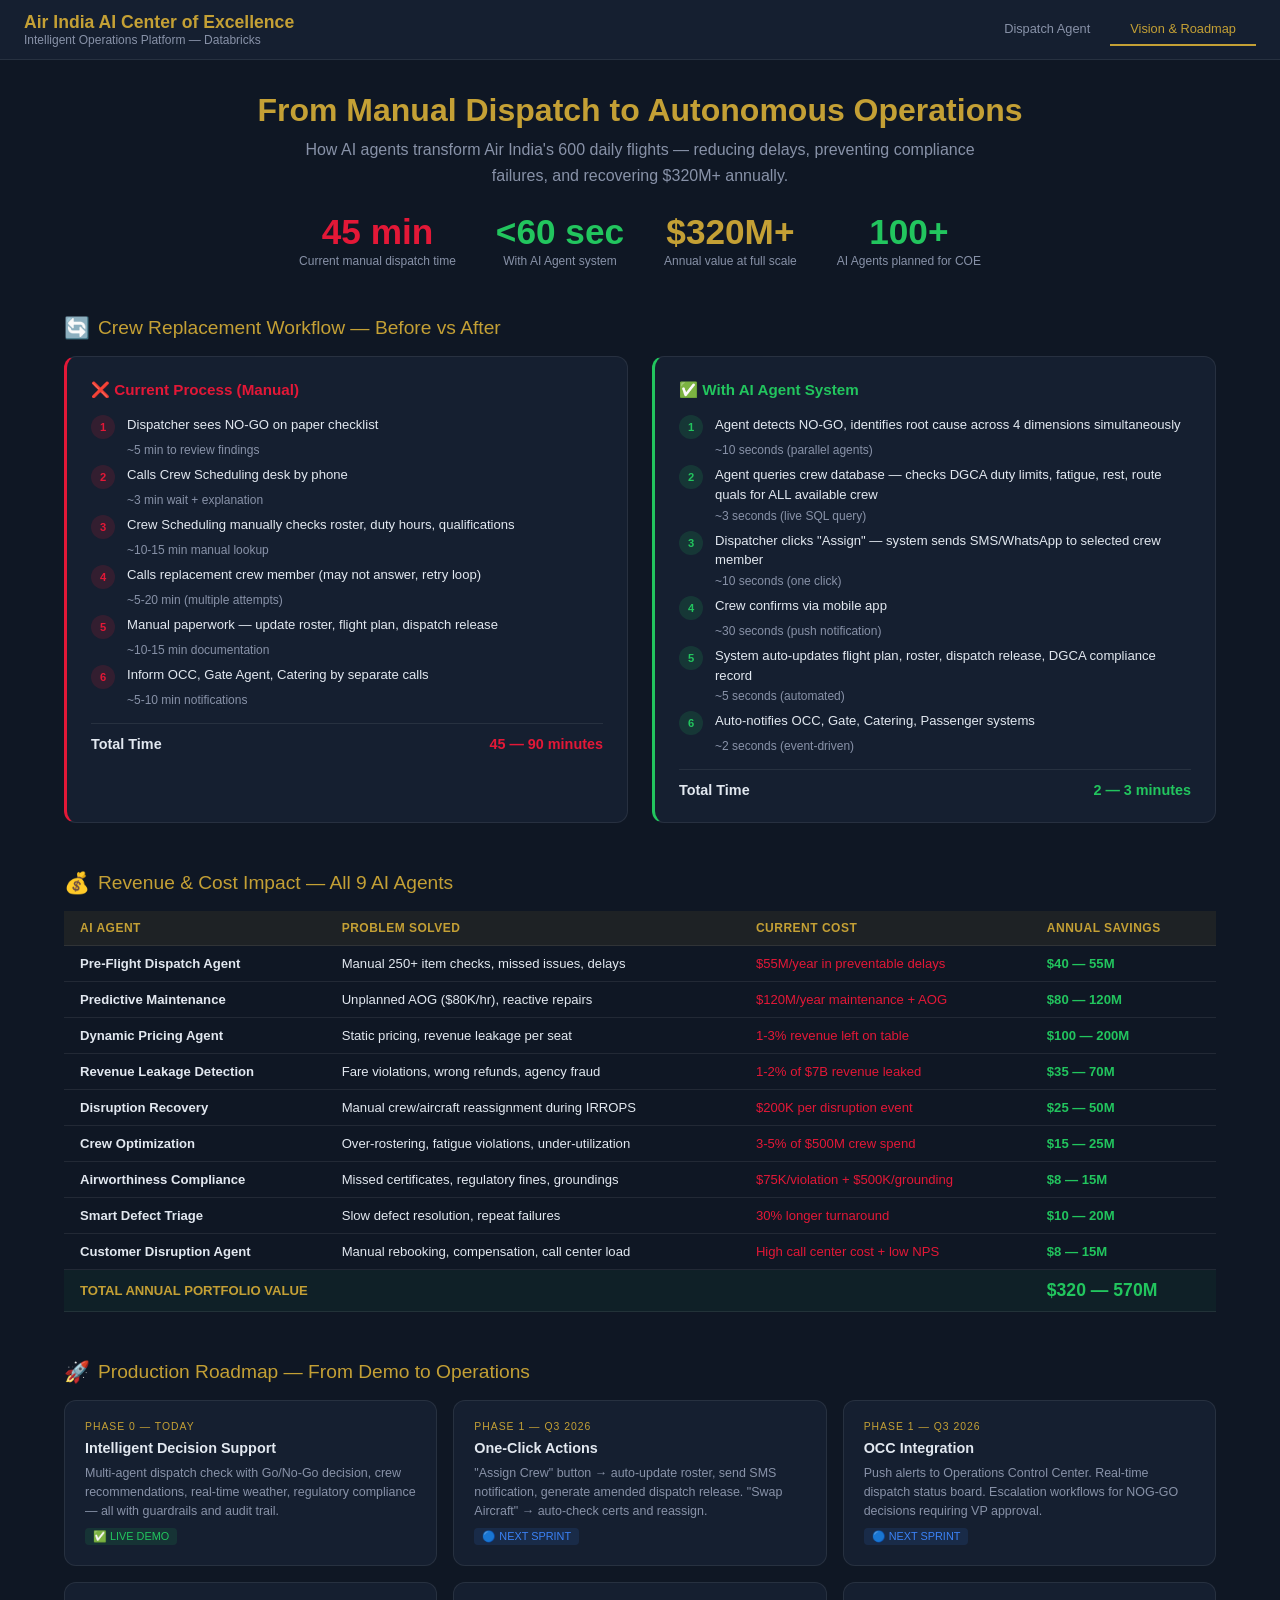
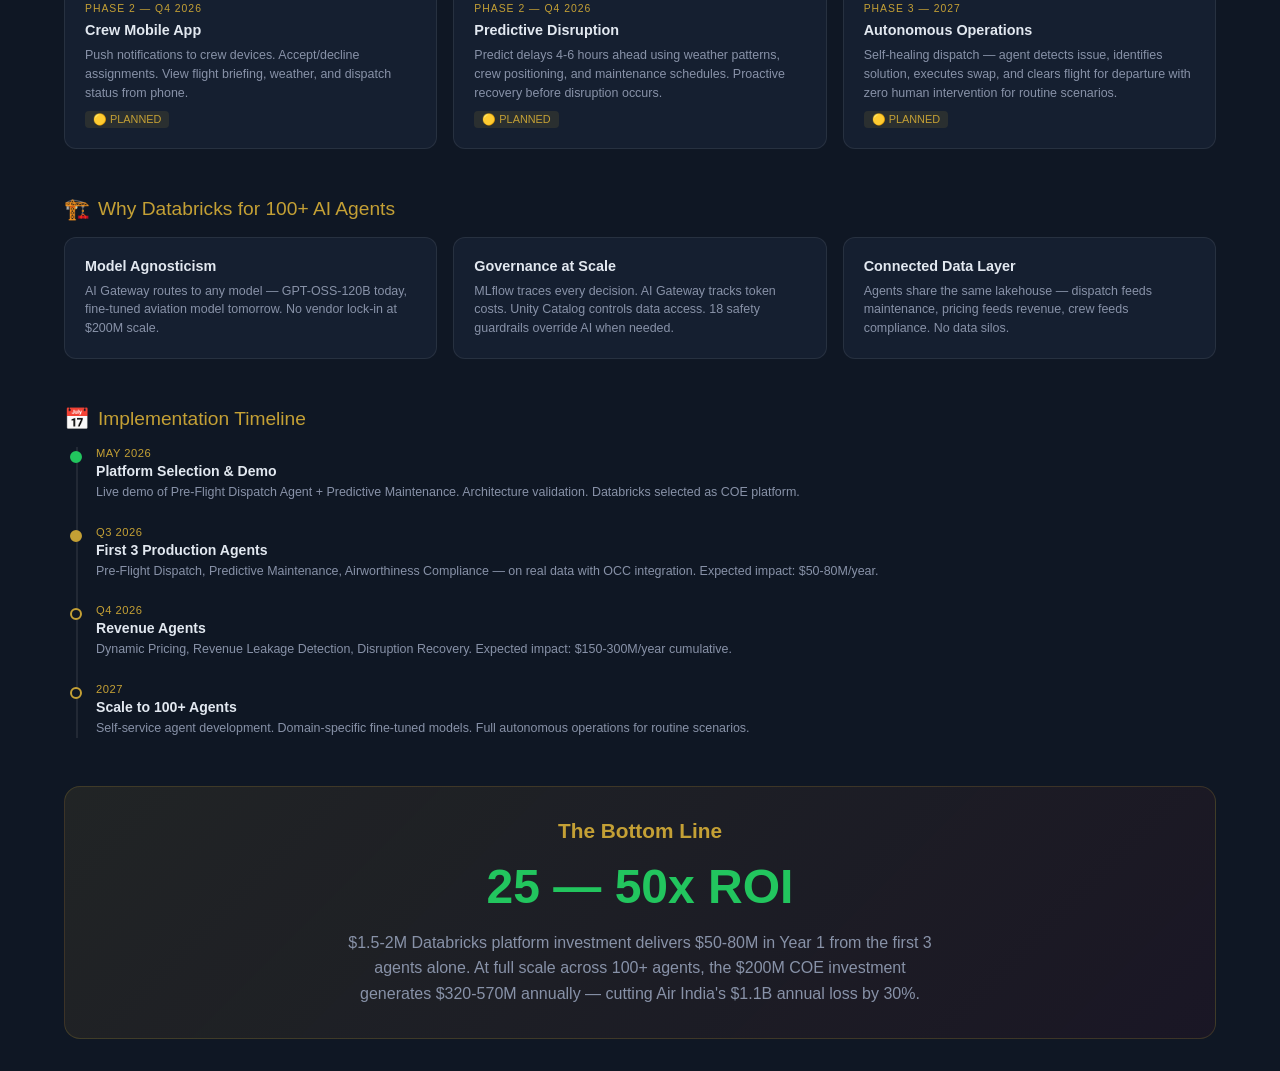
<file: pre-flight-dispatch-v2/static/vision.html>
<!DOCTYPE html>
<html lang="en">
<head>
    <meta charset="UTF-8">
    <meta name="viewport" content="width=device-width, initial-scale=1.0">
    <title>Air India AI COE — Vision & Roadmap</title>
    <style>
        :root {
            --red: #E31837; --gold: #C4A035; --navy: #1B365D;
            --bg: #0f1724; --surface: #151f30; --glass: rgba(255,255,255,0.04);
            --border: rgba(255,255,255,0.08); --text: #e2e8f0; --text-dim: #8892a8;
            --green: #22c55e; --amber: #f59e0b;
        }
        * { margin: 0; padding: 0; box-sizing: border-box; }
        body { font-family: -apple-system, BlinkMacSystemFont, 'Segoe UI', sans-serif; background: var(--bg); color: var(--text); }

        /* Header */
        .header { display: flex; justify-content: space-between; align-items: center; padding: 12px 24px; background: var(--surface); border-bottom: 1px solid var(--border); }
        .header h1 { font-size: 1.1rem; color: var(--gold); }
        .header .subtitle { font-size: 0.75rem; color: var(--text-dim); }
        .tabs { display: flex; gap: 0; }
        .tab { padding: 8px 20px; font-size: 0.8rem; color: var(--text-dim); text-decoration: none; border-bottom: 2px solid transparent; transition: all 0.2s; }
        .tab:hover { color: var(--text); }
        .tab.active { color: var(--gold); border-bottom-color: var(--gold); }

        /* Main content */
        .container { max-width: 1200px; margin: 0 auto; padding: 32px 24px; }

        /* Hero */
        .hero { text-align: center; margin-bottom: 48px; }
        .hero h2 { font-size: 2rem; color: var(--gold); margin-bottom: 8px; }
        .hero p { color: var(--text-dim); font-size: 1rem; max-width: 700px; margin: 0 auto; line-height: 1.6; }
        .hero-stats { display: flex; justify-content: center; gap: 40px; margin-top: 24px; }
        .hero-stat { text-align: center; }
        .hero-stat .num { font-size: 2.2rem; font-weight: 700; color: var(--green); }
        .hero-stat .num.red { color: var(--red); }
        .hero-stat .num.gold { color: var(--gold); }
        .hero-stat .label { font-size: 0.75rem; color: var(--text-dim); margin-top: 2px; }

        /* Section */
        .section { margin-bottom: 48px; }
        .section-title { font-size: 1.2rem; color: var(--gold); margin-bottom: 16px; display: flex; align-items: center; gap: 8px; }
        .section-title .icon { font-size: 1.3rem; }

        /* Workflow comparison */
        .workflow-grid { display: grid; grid-template-columns: 1fr 1fr; gap: 24px; }
        .workflow-card { background: var(--surface); border: 1px solid var(--border); border-radius: 12px; padding: 24px; }
        .workflow-card.before { border-left: 3px solid var(--red); }
        .workflow-card.after { border-left: 3px solid var(--green); }
        .workflow-card h3 { font-size: 0.95rem; margin-bottom: 16px; }
        .workflow-card.before h3 { color: var(--red); }
        .workflow-card.after h3 { color: var(--green); }
        .workflow-step { display: flex; align-items: flex-start; gap: 12px; margin-bottom: 12px; position: relative; }
        .step-num { width: 24px; height: 24px; border-radius: 50%; display: flex; align-items: center; justify-content: center; font-size: 0.7rem; font-weight: 700; flex-shrink: 0; }
        .before .step-num { background: rgba(227,24,55,0.15); color: var(--red); }
        .after .step-num { background: rgba(34,197,94,0.15); color: var(--green); }
        .step-text { font-size: 0.82rem; line-height: 1.5; }
        .step-time { color: var(--text-dim); font-size: 0.75rem; margin-left: 36px; margin-top: -8px; margin-bottom: 8px; }
        .workflow-total { margin-top: 16px; padding-top: 12px; border-top: 1px solid var(--border); font-weight: 600; font-size: 0.9rem; display: flex; justify-content: space-between; }

        /* Action cards */
        .action-grid { display: grid; grid-template-columns: repeat(3, 1fr); gap: 16px; }
        .action-card { background: var(--surface); border: 1px solid var(--border); border-radius: 12px; padding: 20px; transition: transform 0.2s; }
        .action-card:hover { transform: translateY(-2px); }
        .action-card .phase { font-size: 0.65rem; text-transform: uppercase; letter-spacing: 1px; color: var(--gold); margin-bottom: 8px; }
        .action-card h4 { font-size: 0.9rem; margin-bottom: 8px; }
        .action-card p { font-size: 0.78rem; color: var(--text-dim); line-height: 1.5; }
        .action-card .tag { display: inline-block; padding: 2px 8px; border-radius: 4px; font-size: 0.68rem; margin-top: 8px; }
        .tag.ready { background: rgba(34,197,94,0.12); color: var(--green); }
        .tag.next { background: rgba(59,130,246,0.12); color: #3b82f6; }
        .tag.future { background: rgba(196,160,53,0.12); color: var(--gold); }

        /* ROI Table */
        .roi-table { width: 100%; border-collapse: collapse; }
        .roi-table th { text-align: left; padding: 10px 16px; background: rgba(196,160,53,0.08); color: var(--gold); font-size: 0.75rem; text-transform: uppercase; letter-spacing: 0.5px; border-bottom: 1px solid var(--border); }
        .roi-table td { padding: 10px 16px; font-size: 0.82rem; border-bottom: 1px solid var(--border); }
        .roi-table tr:hover td { background: var(--glass); }
        .roi-table .impact { font-weight: 600; color: var(--green); }
        .roi-table .cost { color: var(--red); }

        /* Timeline */
        .timeline { position: relative; padding-left: 32px; }
        .timeline::before { content: ''; position: absolute; left: 12px; top: 0; bottom: 0; width: 2px; background: var(--border); }
        .timeline-item { position: relative; margin-bottom: 24px; }
        .timeline-dot { position: absolute; left: -26px; top: 4px; width: 12px; height: 12px; border-radius: 50%; border: 2px solid var(--gold); background: var(--bg); }
        .timeline-item.done .timeline-dot { background: var(--green); border-color: var(--green); }
        .timeline-item.active .timeline-dot { background: var(--gold); border-color: var(--gold); animation: pulse 2s infinite; }
        @keyframes pulse { 0%,100% { box-shadow: 0 0 0 0 rgba(196,160,53,0.4); } 50% { box-shadow: 0 0 0 8px rgba(196,160,53,0); } }
        .timeline-date { font-size: 0.7rem; color: var(--gold); text-transform: uppercase; letter-spacing: 0.5px; }
        .timeline-content h4 { font-size: 0.88rem; margin: 4px 0; }
        .timeline-content p { font-size: 0.78rem; color: var(--text-dim); line-height: 1.5; }

        /* CTA */
        .cta { background: linear-gradient(135deg, rgba(196,160,53,0.1), rgba(227,24,55,0.05)); border: 1px solid rgba(196,160,53,0.2); border-radius: 16px; padding: 32px; text-align: center; margin-top: 48px; }
        .cta h3 { color: var(--gold); font-size: 1.3rem; margin-bottom: 8px; }
        .cta p { color: var(--text-dim); max-width: 600px; margin: 0 auto; line-height: 1.6; }
        .cta .big-num { font-size: 3rem; font-weight: 800; color: var(--green); margin: 16px 0; }
    </style>
</head>
<body>

<!-- Header with tabs -->
<div class="header">
    <div>
        <h1>Air India AI Center of Excellence</h1>
        <div class="subtitle">Intelligent Operations Platform — Databricks</div>
    </div>
    <div class="tabs">
        <a href="/" class="tab">Dispatch Agent</a>
        <a href="/static/vision.html" class="tab active">Vision & Roadmap</a>
    </div>
</div>

<div class="container">

    <!-- Hero -->
    <div class="hero">
        <h2>From Manual Dispatch to Autonomous Operations</h2>
        <p>How AI agents transform Air India's 600 daily flights — reducing delays, preventing compliance failures, and recovering $320M+ annually.</p>
        <div class="hero-stats">
            <div class="hero-stat"><div class="num red">45 min</div><div class="label">Current manual dispatch time</div></div>
            <div class="hero-stat"><div class="num green">&lt;60 sec</div><div class="label">With AI Agent system</div></div>
            <div class="hero-stat"><div class="num gold">$320M+</div><div class="label">Annual value at full scale</div></div>
            <div class="hero-stat"><div class="num">100+</div><div class="label">AI Agents planned for COE</div></div>
        </div>
    </div>

    <!-- Workflow Comparison -->
    <div class="section">
        <div class="section-title"><span class="icon">🔄</span> Crew Replacement Workflow — Before vs After</div>
        <div class="workflow-grid">
            <div class="workflow-card before">
                <h3>❌ Current Process (Manual)</h3>
                <div class="workflow-step"><div class="step-num">1</div><div class="step-text">Dispatcher sees NO-GO on paper checklist</div></div>
                <div class="step-time">~5 min to review findings</div>
                <div class="workflow-step"><div class="step-num">2</div><div class="step-text">Calls Crew Scheduling desk by phone</div></div>
                <div class="step-time">~3 min wait + explanation</div>
                <div class="workflow-step"><div class="step-num">3</div><div class="step-text">Crew Scheduling manually checks roster, duty hours, qualifications</div></div>
                <div class="step-time">~10-15 min manual lookup</div>
                <div class="workflow-step"><div class="step-num">4</div><div class="step-text">Calls replacement crew member (may not answer, retry loop)</div></div>
                <div class="step-time">~5-20 min (multiple attempts)</div>
                <div class="workflow-step"><div class="step-num">5</div><div class="step-text">Manual paperwork — update roster, flight plan, dispatch release</div></div>
                <div class="step-time">~10-15 min documentation</div>
                <div class="workflow-step"><div class="step-num">6</div><div class="step-text">Inform OCC, Gate Agent, Catering by separate calls</div></div>
                <div class="step-time">~5-10 min notifications</div>
                <div class="workflow-total"><span>Total Time</span><span style="color:var(--red)">45 — 90 minutes</span></div>
            </div>
            <div class="workflow-card after">
                <h3>✅ With AI Agent System</h3>
                <div class="workflow-step"><div class="step-num">1</div><div class="step-text">Agent detects NO-GO, identifies root cause across 4 dimensions simultaneously</div></div>
                <div class="step-time">~10 seconds (parallel agents)</div>
                <div class="workflow-step"><div class="step-num">2</div><div class="step-text">Agent queries crew database — checks DGCA duty limits, fatigue, rest, route quals for ALL available crew</div></div>
                <div class="step-time">~3 seconds (live SQL query)</div>
                <div class="workflow-step"><div class="step-num">3</div><div class="step-text">Dispatcher clicks "Assign" — system sends SMS/WhatsApp to selected crew member</div></div>
                <div class="step-time">~10 seconds (one click)</div>
                <div class="workflow-step"><div class="step-num">4</div><div class="step-text">Crew confirms via mobile app</div></div>
                <div class="step-time">~30 seconds (push notification)</div>
                <div class="workflow-step"><div class="step-num">5</div><div class="step-text">System auto-updates flight plan, roster, dispatch release, DGCA compliance record</div></div>
                <div class="step-time">~5 seconds (automated)</div>
                <div class="workflow-step"><div class="step-num">6</div><div class="step-text">Auto-notifies OCC, Gate, Catering, Passenger systems</div></div>
                <div class="step-time">~2 seconds (event-driven)</div>
                <div class="workflow-total"><span>Total Time</span><span style="color:var(--green)">2 — 3 minutes</span></div>
            </div>
        </div>
    </div>

    <!-- ROI Impact -->
    <div class="section">
        <div class="section-title"><span class="icon">💰</span> Revenue & Cost Impact — All 9 AI Agents</div>
        <table class="roi-table">
            <thead>
                <tr><th>AI Agent</th><th>Problem Solved</th><th>Current Cost</th><th>Annual Savings</th></tr>
            </thead>
            <tbody>
                <tr><td><strong>Pre-Flight Dispatch Agent</strong></td><td>Manual 250+ item checks, missed issues, delays</td><td class="cost">$55M/year in preventable delays</td><td class="impact">$40 — 55M</td></tr>
                <tr><td><strong>Predictive Maintenance</strong></td><td>Unplanned AOG ($80K/hr), reactive repairs</td><td class="cost">$120M/year maintenance + AOG</td><td class="impact">$80 — 120M</td></tr>
                <tr><td><strong>Dynamic Pricing Agent</strong></td><td>Static pricing, revenue leakage per seat</td><td class="cost">1-3% revenue left on table</td><td class="impact">$100 — 200M</td></tr>
                <tr><td><strong>Revenue Leakage Detection</strong></td><td>Fare violations, wrong refunds, agency fraud</td><td class="cost">1-2% of $7B revenue leaked</td><td class="impact">$35 — 70M</td></tr>
                <tr><td><strong>Disruption Recovery</strong></td><td>Manual crew/aircraft reassignment during IRROPS</td><td class="cost">$200K per disruption event</td><td class="impact">$25 — 50M</td></tr>
                <tr><td><strong>Crew Optimization</strong></td><td>Over-rostering, fatigue violations, under-utilization</td><td class="cost">3-5% of $500M crew spend</td><td class="impact">$15 — 25M</td></tr>
                <tr><td><strong>Airworthiness Compliance</strong></td><td>Missed certificates, regulatory fines, groundings</td><td class="cost">$75K/violation + $500K/grounding</td><td class="impact">$8 — 15M</td></tr>
                <tr><td><strong>Smart Defect Triage</strong></td><td>Slow defect resolution, repeat failures</td><td class="cost">30% longer turnaround</td><td class="impact">$10 — 20M</td></tr>
                <tr><td><strong>Customer Disruption Agent</strong></td><td>Manual rebooking, compensation, call center load</td><td class="cost">High call center cost + low NPS</td><td class="impact">$8 — 15M</td></tr>
            </tbody>
            <tfoot>
                <tr style="background:rgba(34,197,94,0.05);"><td colspan="3" style="font-weight:700;color:var(--gold);">TOTAL ANNUAL PORTFOLIO VALUE</td><td class="impact" style="font-size:1.1rem;">$320 — 570M</td></tr>
            </tfoot>
        </table>
    </div>

    <!-- Actionable Extensions -->
    <div class="section">
        <div class="section-title"><span class="icon">🚀</span> Production Roadmap — From Demo to Operations</div>
        <div class="action-grid">
            <div class="action-card">
                <div class="phase">Phase 0 — Today</div>
                <h4>Intelligent Decision Support</h4>
                <p>Multi-agent dispatch check with Go/No-Go decision, crew recommendations, real-time weather, regulatory compliance — all with guardrails and audit trail.</p>
                <span class="tag ready">✅ LIVE DEMO</span>
            </div>
            <div class="action-card">
                <div class="phase">Phase 1 — Q3 2026</div>
                <h4>One-Click Actions</h4>
                <p>"Assign Crew" button → auto-update roster, send SMS notification, generate amended dispatch release. "Swap Aircraft" → auto-check certs and reassign.</p>
                <span class="tag next">🔵 NEXT SPRINT</span>
            </div>
            <div class="action-card">
                <div class="phase">Phase 1 — Q3 2026</div>
                <h4>OCC Integration</h4>
                <p>Push alerts to Operations Control Center. Real-time dispatch status board. Escalation workflows for NOG-GO decisions requiring VP approval.</p>
                <span class="tag next">🔵 NEXT SPRINT</span>
            </div>
            <div class="action-card">
                <div class="phase">Phase 2 — Q4 2026</div>
                <h4>Crew Mobile App</h4>
                <p>Push notifications to crew devices. Accept/decline assignments. View flight briefing, weather, and dispatch status from phone.</p>
                <span class="tag future">🟡 PLANNED</span>
            </div>
            <div class="action-card">
                <div class="phase">Phase 2 — Q4 2026</div>
                <h4>Predictive Disruption</h4>
                <p>Predict delays 4-6 hours ahead using weather patterns, crew positioning, and maintenance schedules. Proactive recovery before disruption occurs.</p>
                <span class="tag future">🟡 PLANNED</span>
            </div>
            <div class="action-card">
                <div class="phase">Phase 3 — 2027</div>
                <h4>Autonomous Operations</h4>
                <p>Self-healing dispatch — agent detects issue, identifies solution, executes swap, and clears flight for departure with zero human intervention for routine scenarios.</p>
                <span class="tag future">🟡 PLANNED</span>
            </div>
        </div>
    </div>

    <!-- Platform Architecture -->
    <div class="section">
        <div class="section-title"><span class="icon">🏗️</span> Why Databricks for 100+ AI Agents</div>
        <div class="action-grid">
            <div class="action-card">
                <h4>Model Agnosticism</h4>
                <p>AI Gateway routes to any model — GPT-OSS-120B today, fine-tuned aviation model tomorrow. No vendor lock-in at $200M scale.</p>
            </div>
            <div class="action-card">
                <h4>Governance at Scale</h4>
                <p>MLflow traces every decision. AI Gateway tracks token costs. Unity Catalog controls data access. 18 safety guardrails override AI when needed.</p>
            </div>
            <div class="action-card">
                <h4>Connected Data Layer</h4>
                <p>Agents share the same lakehouse — dispatch feeds maintenance, pricing feeds revenue, crew feeds compliance. No data silos.</p>
            </div>
        </div>
    </div>

    <!-- Timeline -->
    <div class="section">
        <div class="section-title"><span class="icon">📅</span> Implementation Timeline</div>
        <div class="timeline">
            <div class="timeline-item done">
                <div class="timeline-dot"></div>
                <div class="timeline-content">
                    <div class="timeline-date">May 2026</div>
                    <h4>Platform Selection & Demo</h4>
                    <p>Live demo of Pre-Flight Dispatch Agent + Predictive Maintenance. Architecture validation. Databricks selected as COE platform.</p>
                </div>
            </div>
            <div class="timeline-item active">
                <div class="timeline-dot"></div>
                <div class="timeline-content">
                    <div class="timeline-date">Q3 2026</div>
                    <h4>First 3 Production Agents</h4>
                    <p>Pre-Flight Dispatch, Predictive Maintenance, Airworthiness Compliance — on real data with OCC integration. Expected impact: $50-80M/year.</p>
                </div>
            </div>
            <div class="timeline-item">
                <div class="timeline-dot"></div>
                <div class="timeline-content">
                    <div class="timeline-date">Q4 2026</div>
                    <h4>Revenue Agents</h4>
                    <p>Dynamic Pricing, Revenue Leakage Detection, Disruption Recovery. Expected impact: $150-300M/year cumulative.</p>
                </div>
            </div>
            <div class="timeline-item">
                <div class="timeline-dot"></div>
                <div class="timeline-content">
                    <div class="timeline-date">2027</div>
                    <h4>Scale to 100+ Agents</h4>
                    <p>Self-service agent development. Domain-specific fine-tuned models. Full autonomous operations for routine scenarios.</p>
                </div>
            </div>
        </div>
    </div>

    <!-- CTA -->
    <div class="cta">
        <h3>The Bottom Line</h3>
        <div class="big-num">25 — 50x ROI</div>
        <p>$1.5-2M Databricks platform investment delivers $50-80M in Year 1 from the first 3 agents alone. At full scale across 100+ agents, the $200M COE investment generates $320-570M annually — cutting Air India's $1.1B annual loss by 30%.</p>
    </div>

</div>
</body>
</html>
</file>
